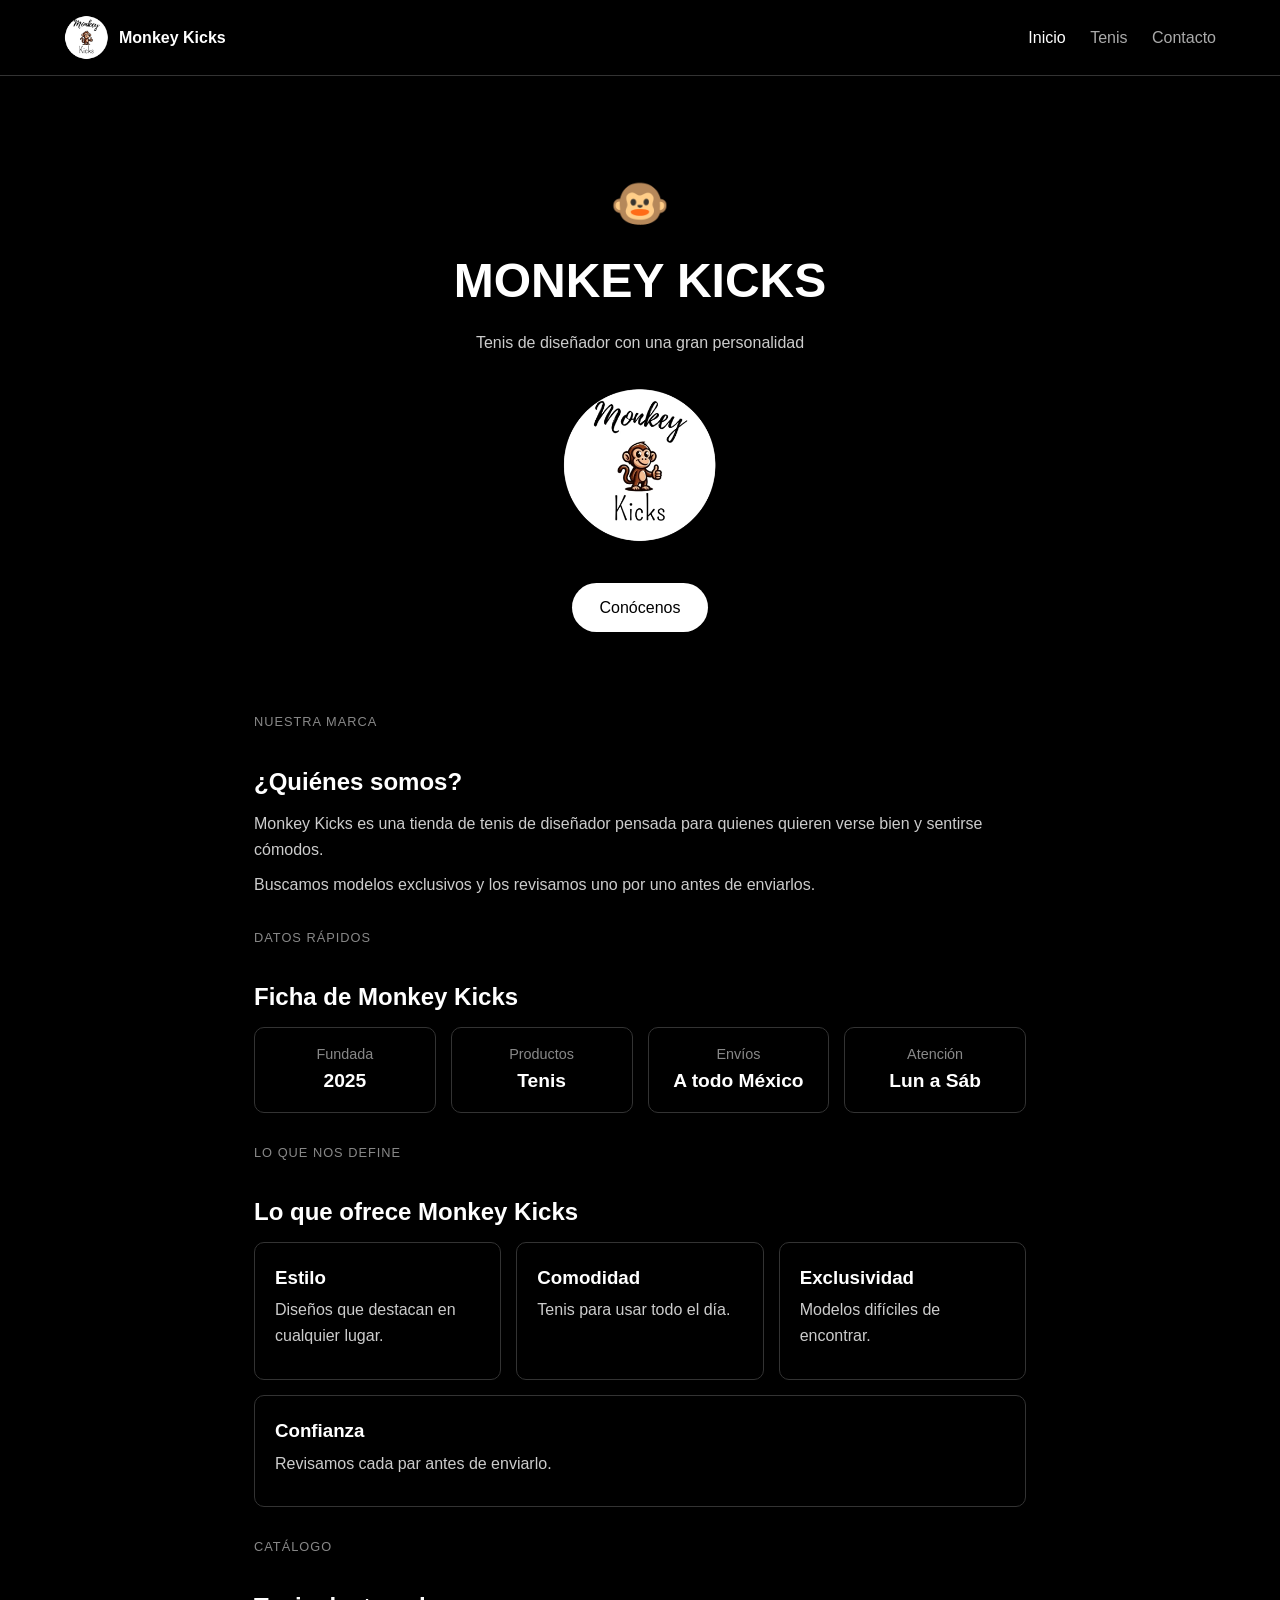
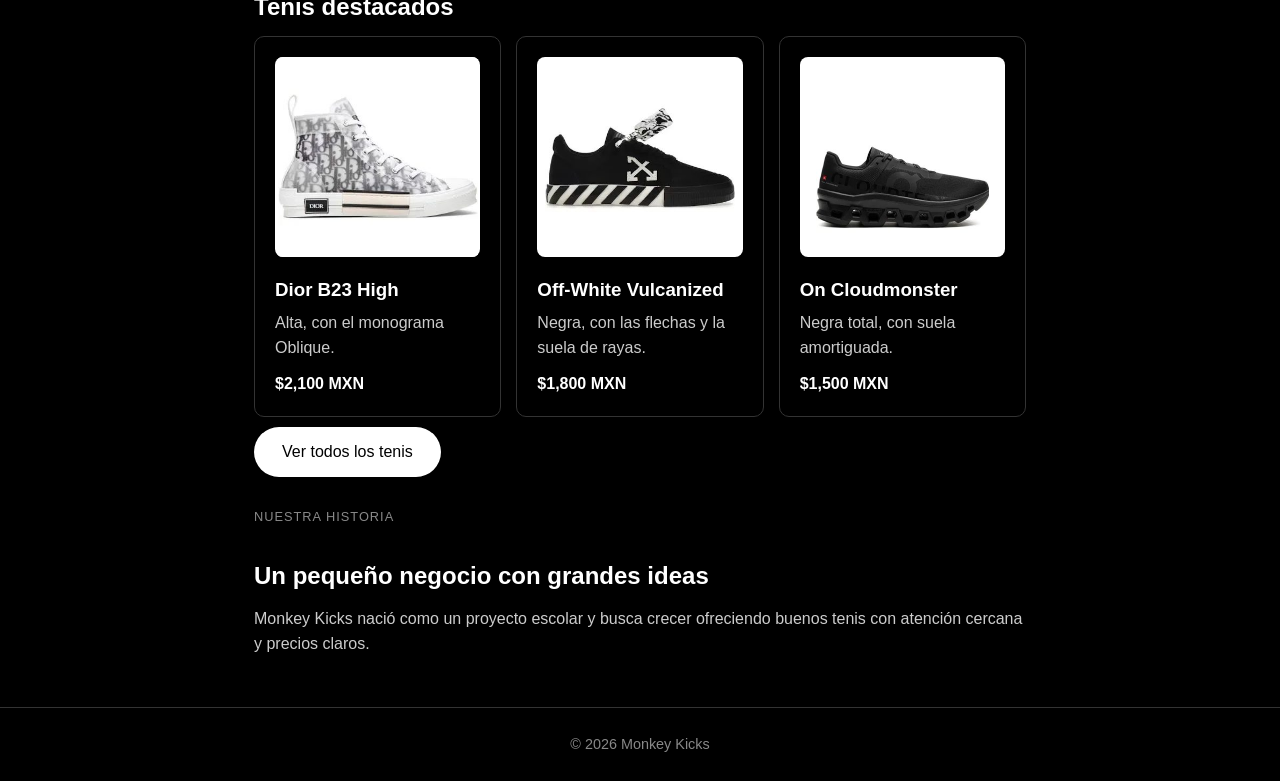
<file: index.html>
<!DOCTYPE html>
<html lang="es">
<head>
  <meta charset="UTF-8">
  <meta name="viewport" content="width=device-width, initial-scale=1">
  <title>Monkey Kicks | Tenis de diseñador</title>
  <link rel="stylesheet" href="./styles.css?v=2">
  <link rel="stylesheet" href="styles.css">
</head>
<body>
  <header>
    <a class="marca" href="index.html">
      <img src="monkey-kicks-logo.png" alt="Logo de Monkey Kicks">
      <span>Monkey Kicks</span>
    </a>
    <nav>
      <a href="index.html" class="activo">Inicio</a>
      <a href="tenis.html">Tenis</a>
      <a href="contacto.html">Contacto</a>
    </nav>
  </header>
  <main>
    <section class="portada">
      <div class="emoji">🐵</div>
      <h1>MONKEY KICKS</h1>
      <p>Tenis de diseñador con una gran personalidad</p>
      <img src="monkey-kicks-logo.png" alt="Logo de Monkey Kicks">
      <br>
      <a class="boton" href="#quienes">Conócenos</a>
    </section>

    <section id="quienes">
      <p class="etiqueta">Nuestra marca</p>
      <h2>¿Quiénes somos?</h2>
      <p>Monkey Kicks es una tienda de tenis de diseñador pensada para quienes quieren verse bien y sentirse cómodos.</p>
      <p>Buscamos modelos exclusivos y los revisamos uno por uno antes de enviarlos.</p>
    </section>

    <section>
      <p class="etiqueta">Datos rápidos</p>
      <h2>Ficha de Monkey Kicks</h2>
      <div class="ficha">
        <div class="dato"><span>Fundada</span><strong>2025</strong></div>
        <div class="dato"><span>Productos</span><strong>Tenis</strong></div>
        <div class="dato"><span>Envíos</span><strong>A todo México</strong></div>
        <div class="dato"><span>Atención</span><strong>Lun a Sáb</strong></div>
      </div>
    </section>

    <section>
      <p class="etiqueta">Lo que nos define</p>
      <h2>Lo que ofrece Monkey Kicks</h2>
      <div class="modelos">
        <div class="modelo"><h3>Estilo</h3><p>Diseños que destacan en cualquier lugar.</p></div>
        <div class="modelo"><h3>Comodidad</h3><p>Tenis para usar todo el día.</p></div>
        <div class="modelo"><h3>Exclusividad</h3><p>Modelos difíciles de encontrar.</p></div>
        <div class="modelo"><h3>Confianza</h3><p>Revisamos cada par antes de enviarlo.</p></div>
      </div>
    </section>

    <section>
      <p class="etiqueta">Catálogo</p>
      <h2>Tenis destacados</h2>
      <div class="modelos">
        <div class="modelo">
          <img src="tenis1.jpg" alt="Tenis Dior B23 High">
          <h3>Dior B23 High</h3>
          <p>Alta, con el monograma Oblique.</p>
          <span class="precio">$2,100 MXN</span>
        </div>
        <div class="modelo">
          <img src="tenis2.jpg" alt="Tenis Off-White Vulcanized negros">
          <h3>Off-White Vulcanized</h3>
          <p>Negra, con las flechas y la suela de rayas.</p>
          <span class="precio">$1,800 MXN</span>
        </div>
        <div class="modelo">
          <img src="tenis3.jpg" alt="Tenis On Cloudmonster negros">
          <h3>On Cloudmonster</h3>
          <p>Negra total, con suela amortiguada.</p>
          <span class="precio">$1,500 MXN</span>
        </div>
      </div>
      <p><a class="boton" href="tenis.html">Ver todos los tenis</a></p>
    </section>

    <section>
      <p class="etiqueta">Nuestra historia</p>
      <h2>Un pequeño negocio con grandes ideas</h2>
      <p>Monkey Kicks nació como un proyecto escolar y busca crecer ofreciendo buenos tenis con atención cercana y precios claros.</p>
    </section>
  </main>
  <footer>
    <p>&copy; <span id="anio">2026</span> Monkey Kicks </p>
  </footer>
</body>
</html>
</file>
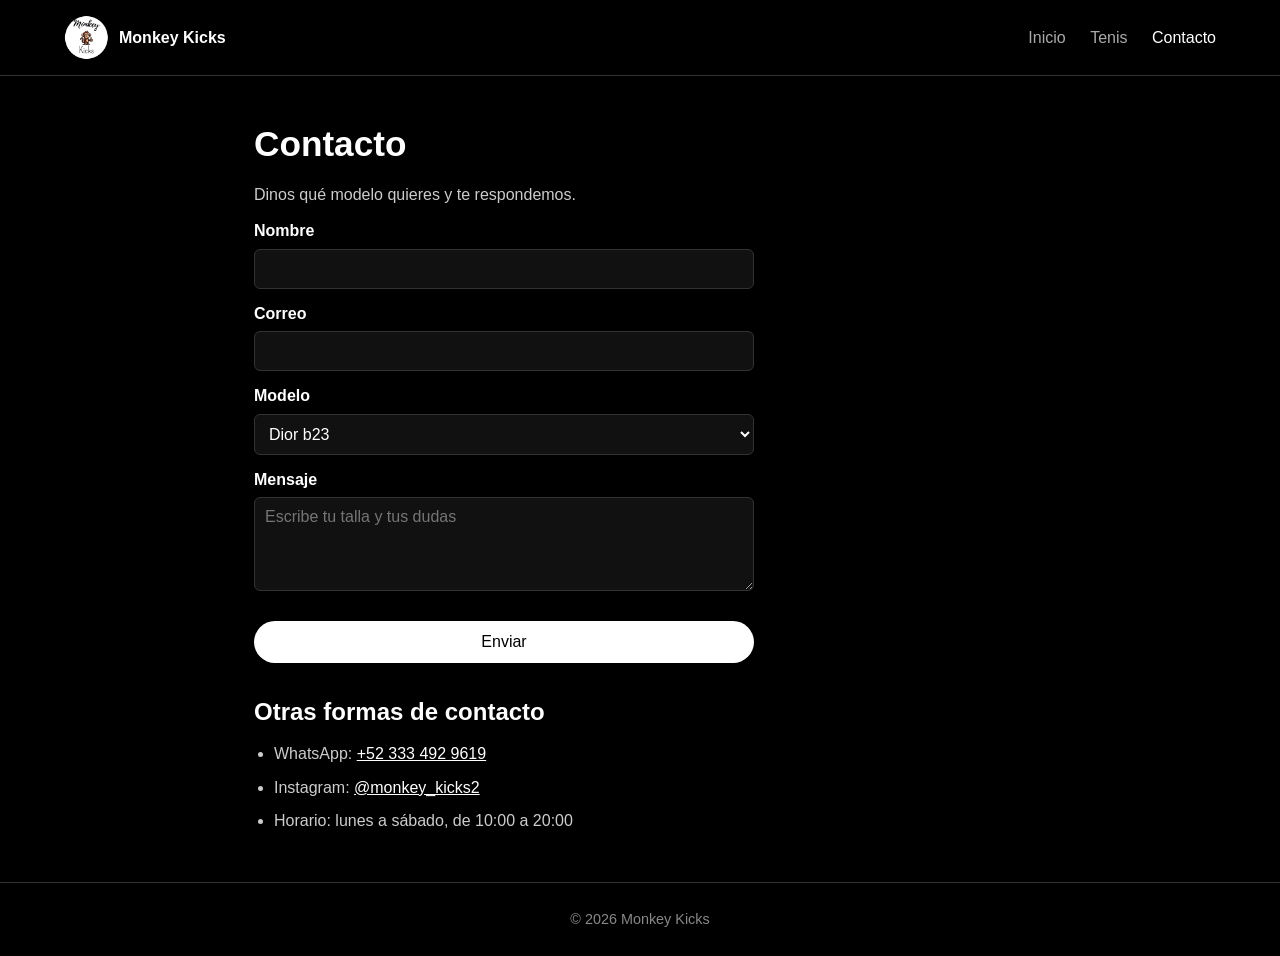
<file: contacto.html>
<!DOCTYPE html>
<html lang="es">
<head>
  <meta charset="UTF-8">
  <meta name="viewport" content="width=device-width, initial-scale=1">
  <title>Contacto | Monkey Kicks</title>
  <link rel="stylesheet" href="styles.css">
</head>
<body>
  <header>
    <a class="marca" href="index.html">
      <img src="monkey-kicks-logo.png" alt="Logo de Monkey Kicks">
      <span>Monkey Kicks</span>
    </a>
    <nav>
      <a href="index.html">Inicio</a>
      <a href="tenis.html">Tenis</a>
      <a href="contacto.html" class="activo">Contacto</a>
    </nav>
  </header>
  <main>
    <h1>Contacto</h1>
    <p>Dinos qué modelo quieres y te respondemos.</p>

    <form action="#" method="post">
      <label>Nombre
        <input type="text" name="nombre" required>
      </label>
      <label>Correo
        <input type="email" name="correo" required>
      </label>
      <label>Modelo
        <select name="modelo">
          <option>Dior b23</option>
          <option>Off-White Vulc</option>
          <option>OnCloud</option>
        </select>
      </label>
      <label>Mensaje
        <textarea name="mensaje" rows="4" placeholder="Escribe tu talla y tus dudas"></textarea>
      </label>
      <button class="boton" type="submit">Enviar</button>
    </form>

    <h2>Otras formas de contacto</h2>
    <ul>
      <li>WhatsApp: <a href="https://wa.me/523334929619" target="_blank">+52 333 492 9619</a></li>
      <li>Instagram: <a href="https://instagram.com/monkey_kicks2" target="_blank">@monkey_kicks2</a></li>
      <li>Horario: lunes a sábado, de 10:00 a 20:00</li>
    </ul>
  </main>
  <footer>
    <p>&copy; <span id="anio">2026</span> Monkey Kicks </p>
  </footer>
</body>
</html>
</file>
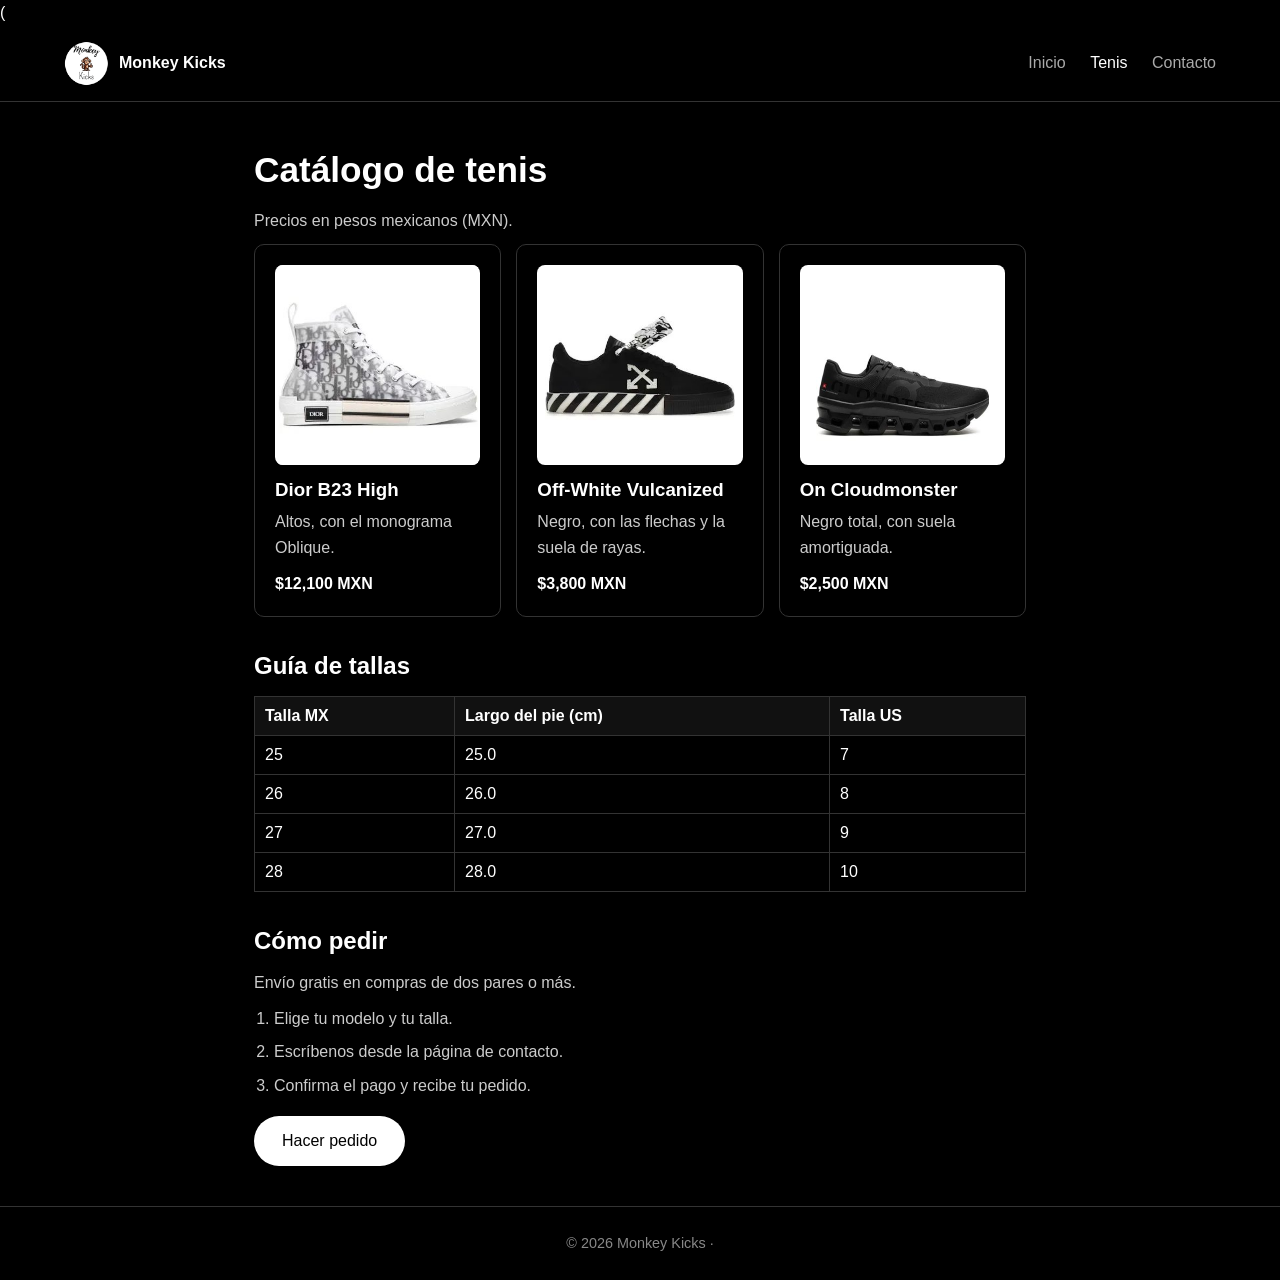
<file: tenis.html>
(<!DOCTYPE html>
<html lang="es">
<head>
  <meta charset="UTF-8">
  <meta name="viewport" content="width=device-width, initial-scale=1">
  <title>Tenis | Monkey Kicks</title>
  <link rel="stylesheet" href="./styles.css?v=2">
  <link rel="stylesheet" href="styles.css">
</head>
<body>
  <header>
    <a class="marca" href="index.html">
      <img src="monkey-kicks-logo.png" alt="Logo de Monkey Kicks">
      <span>Monkey Kicks</span>
    </a>
    <nav>
      <a href="index.html">Inicio</a>
      <a href="tenis.html" class="activo">Tenis</a>
      <a href="contacto.html">Contacto</a>
    </nav>
  </header>
  <main>
    <h1>Catálogo de tenis</h1>
    <p>Precios en pesos mexicanos (MXN).</p>
    <div class="modelos">
        <div class="modelo">
          <img src="tenis1.jpg" alt="Tenis Dior B23 High">
          <h3>Dior B23 High</h3>
          <p>Altos, con el monograma Oblique.</p>
          <span class="precio">$12,100 MXN</span>
        </div>
        <div class="modelo">
          <img src="tenis2.jpg" alt="Tenis Off-White Vulcanized negros">
          <h3>Off-White Vulcanized</h3>
          <p>Negro, con las flechas y la suela de rayas.</p>
          <span class="precio">$3,800 MXN</span>
        </div>
        <div class="modelo">
          <img src="tenis3.jpg" alt="Tenis On Cloudmonster negros">
          <h3>On Cloudmonster</h3>
          <p>Negro total, con suela amortiguada.</p>
          <span class="precio">$2,500 MXN</span>
        </div>
      </div>

    <h2>Guía de tallas</h2>
    <table>
      <tr><th>Talla MX</th><th>Largo del pie (cm)</th><th>Talla US</th></tr>
      <tr><td>25</td><td>25.0</td><td>7</td></tr>
      <tr><td>26</td><td>26.0</td><td>8</td></tr>
      <tr><td>27</td><td>27.0</td><td>9</td></tr>
      <tr><td>28</td><td>28.0</td><td>10</td></tr>
    </table>

    <h2 id="ofertas">Cómo pedir</h2>
    <p>Envío gratis en compras de dos pares o más.</p>
    <ol>
      <li>Elige tu modelo y tu talla.</li>
      <li>Escríbenos desde la página de contacto.</li>
      <li>Confirma el pago y recibe tu pedido.</li>
    </ol>
    <a class="boton" href="contacto.html">Hacer pedido</a>
  </main>
  <footer>
    <p>&copy; <span id="anio">2026</span> Monkey Kicks &middot</p>
  </footer>
</body>
</html>
</file>
<file: styles.css>
* { box-sizing: border-box; margin: 0; padding: 0; }

body {
  font-family: Arial, Helvetica, sans-serif;
  background: #000;
  color: #fff;
  line-height: 1.6;
}

a { color: #fff; }

/* Encabezado */
header {
  display: flex;
  justify-content: space-between;
  align-items: center;
  flex-wrap: wrap;
  gap: 10px;
  padding: 15px 5%;
  border-bottom: 1px solid #333;
}
.marca { display: flex; align-items: center; gap: 10px; font-weight: bold; text-decoration: none; }
.marca img { width: 45px; height: 45px; border-radius: 50%; }
nav a { margin-left: 20px; text-decoration: none; color: #aaa; }
nav a:hover, nav a.activo { color: #fff; }

/* Contenido */
main { max-width: 900px; margin: 0 auto; padding: 40px 5%; }
h1 { font-size: 2.2rem; margin-bottom: 10px; }
h2 { font-size: 1.5rem; margin: 30px 0 10px; }
p { color: #ccc; margin-bottom: 10px; }

.portada { text-align: center; padding: 50px 0; }
.portada h1 { font-size: 3rem; }

.boton {
  display: inline-block;
  background: #fff;
  color: #000;
  padding: 12px 28px;
  border: none;
  border-radius: 25px;
  font-size: 1rem;
  text-decoration: none;
  cursor: pointer;
  margin-top: 10px;
}

/* Modelos */
.modelos { display: flex; flex-wrap: wrap; gap: 15px; }
.modelo { flex: 1 1 220px; border: 1px solid #333; border-radius: 10px; padding: 20px; }
.modelo h3 { margin-bottom: 5px; }
.precio { color: #fff; font-weight: bold; }

/* Tabla */
table { width: 100%; border-collapse: collapse; margin-top: 10px; }
th, td { border: 1px solid #333; padding: 10px; text-align: left; }
th { background: #111; }

/* Lista */
ul, ol { margin-left: 20px; color: #ccc; }
li { margin-bottom: 8px; }

/* Formulario */
form { display: flex; flex-direction: column; gap: 12px; max-width: 500px; }
label { font-weight: bold; }
input, select, textarea {
  width: 100%;
  padding: 10px;
  margin-top: 5px;
  background: #111;
  color: #fff;
  border: 1px solid #333;
  border-radius: 6px;
  font-family: inherit;
  font-size: 1rem;
}

/* Pie de página */
footer { text-align: center; padding: 25px 5%; border-top: 1px solid #333; color: #888; font-size: 0.9rem; }
footer p { color: #888; margin: 0; }

/* Portada con foto, ficha y tarjetas */
.portada img { width: 160px; height: 160px; border-radius: 50%; margin: 20px 0; }
.emoji { font-size: 3rem; }
.ficha { display: flex; flex-wrap: wrap; gap: 15px; }
.dato { flex: 1 1 180px; border: 1px solid #333; border-radius: 10px; padding: 15px; text-align: center; }
.dato span { display: block; color: #888; font-size: 0.9rem; }
.dato strong { font-size: 1.2rem; }
.etiqueta { color: #888; text-transform: uppercase; font-size: 0.8rem; letter-spacing: 1px; margin-top: 30px; }

/* Fotos de tenis */
.modelo img { width: 100%; height: 200px; object-fit: contain; background: #fff; border-radius: 8px; margin-bottom: 10px; }
</file>
